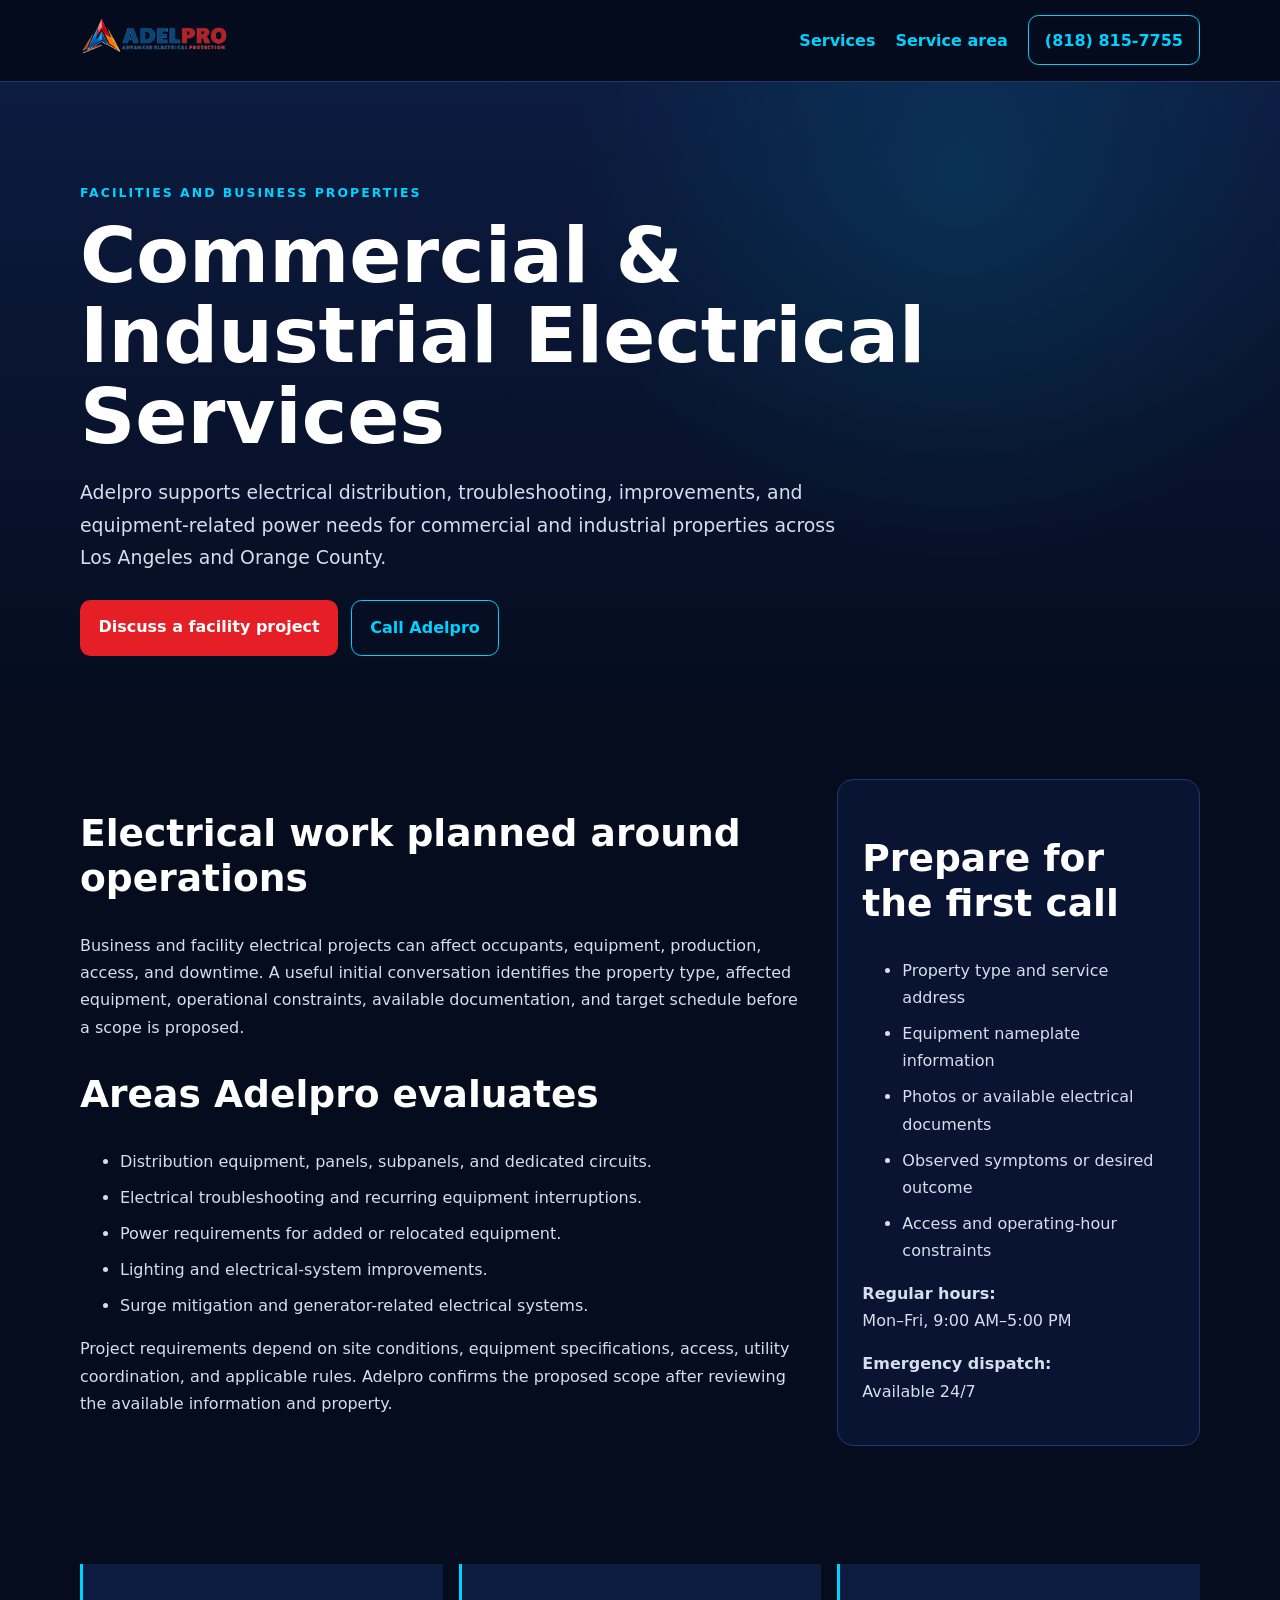
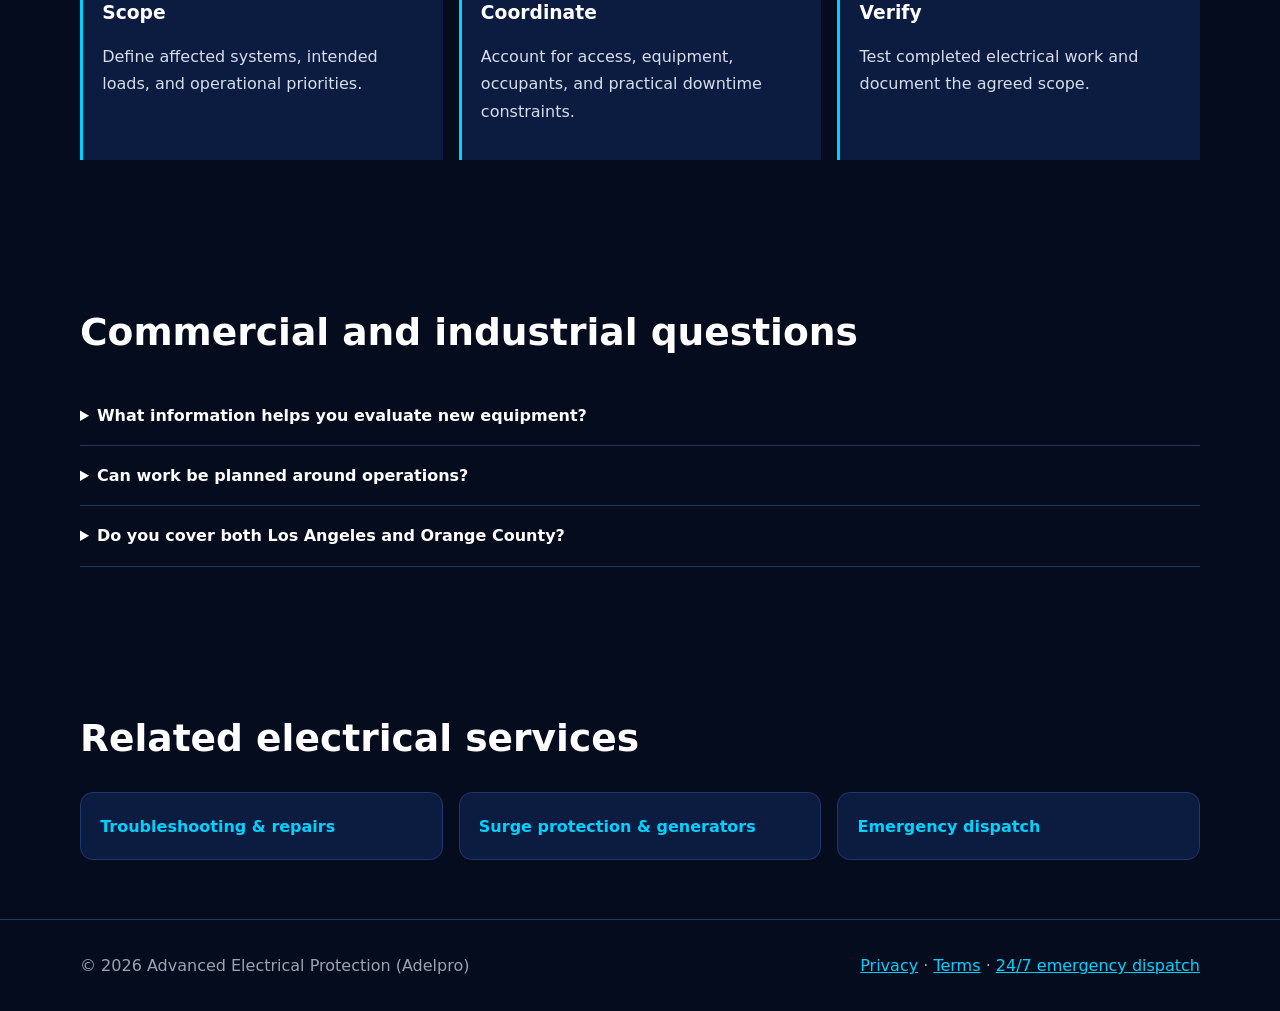
<file: commercial-industrial-electrician.html>
<!doctype html><html lang="en"><head><meta charset="utf-8"><meta name="viewport" content="width=device-width,initial-scale=1"><title>Commercial &amp; Industrial Electrician in LA &amp; Orange County | Adelpro</title><meta name="description" content="Commercial and industrial electrical systems, distribution, troubleshooting, and improvements across Los Angeles and Orange County."><meta name="robots" content="index,follow,max-image-preview:large"><link rel="canonical" href="https://adelpro.com/commercial-industrial-electrician.html"><meta property="og:type" content="website"><meta property="og:title" content="Commercial &amp; Industrial Electrical Services | Adelpro"><meta property="og:description" content="Electrical systems and troubleshooting for facilities across Los Angeles and Orange County."><meta property="og:url" content="https://adelpro.com/commercial-industrial-electrician.html"><meta property="og:image" content="https://adelpro.com/assets/adelpro-logo.png"><link rel="stylesheet" href="assets/service-page.css"><link rel="icon" href="assets/adelpro-logo.png"><script type="application/ld+json">{"@context":"https://schema.org","@graph":[{"@type":"Service","name":"Commercial and Industrial Electrical Services","serviceType":"Commercial and industrial electrical systems, distribution, diagnostics, and improvements","provider":{"@id":"https://adelpro.com/#business"},"areaServed":["Los Angeles County, California","Orange County, California"],"url":"https://adelpro.com/commercial-industrial-electrician.html"},{"@type":"BreadcrumbList","itemListElement":[{"@type":"ListItem","position":1,"name":"Home","item":"https://adelpro.com/"},{"@type":"ListItem","position":2,"name":"Commercial and Industrial Electrical Services","item":"https://adelpro.com/commercial-industrial-electrician.html"}]}]}</script></head><body><header class="site-header"><nav class="wrap nav" aria-label="Main navigation"><a href="/"><img class="logo" src="assets/adelpro-logo.png" alt="Adelpro — Advanced Electrical Protection"></a><div class="nav-links"><a href="/#services">Services</a><a href="/#coverage">Service area</a><a class="call" href="tel:+18188157755">(818) 815-7755</a></div></nav></header><main><section class="hero"><div class="wrap"><p class="eyebrow">Facilities and business properties</p><h1>Commercial &amp; Industrial Electrical Services</h1><p class="lede">Adelpro supports electrical distribution, troubleshooting, improvements, and equipment-related power needs for commercial and industrial properties across Los Angeles and Orange County.</p><div class="actions"><a class="button" href="/#contact">Discuss a facility project</a><a class="button secondary" href="tel:+18188157755">Call Adelpro</a></div></div></section><section><div class="wrap grid"><article><h2>Electrical work planned around operations</h2><p>Business and facility electrical projects can affect occupants, equipment, production, access, and downtime. A useful initial conversation identifies the property type, affected equipment, operational constraints, available documentation, and target schedule before a scope is proposed.</p><h2>Areas Adelpro evaluates</h2><ul><li>Distribution equipment, panels, subpanels, and dedicated circuits.</li><li>Electrical troubleshooting and recurring equipment interruptions.</li><li>Power requirements for added or relocated equipment.</li><li>Lighting and electrical-system improvements.</li><li>Surge mitigation and generator-related electrical systems.</li></ul><p>Project requirements depend on site conditions, equipment specifications, access, utility coordination, and applicable rules. Adelpro confirms the proposed scope after reviewing the available information and property.</p></article><aside class="card"><h2>Prepare for the first call</h2><ul><li>Property type and service address</li><li>Equipment nameplate information</li><li>Photos or available electrical documents</li><li>Observed symptoms or desired outcome</li><li>Access and operating-hour constraints</li></ul><p><strong>Regular hours:</strong><br>Mon–Fri, 9:00 AM–5:00 PM</p><p><strong>Emergency dispatch:</strong><br>Available 24/7</p></aside></div></section><section><div class="wrap facts"><div class="fact"><h3>Scope</h3><p>Define affected systems, intended loads, and operational priorities.</p></div><div class="fact"><h3>Coordinate</h3><p>Account for access, equipment, occupants, and practical downtime constraints.</p></div><div class="fact"><h3>Verify</h3><p>Test completed electrical work and document the agreed scope.</p></div></div></section><section class="faq"><div class="wrap"><h2>Commercial and industrial questions</h2><details><summary>What information helps you evaluate new equipment?</summary><p>Provide the equipment specifications or nameplate data, desired location, operating requirements, available documentation, and photos when they can be taken safely.</p></details><details><summary>Can work be planned around operations?</summary><p>Operational constraints should be discussed during scoping. Available scheduling depends on the work, property, access, and crew availability.</p></details><details><summary>Do you cover both Los Angeles and Orange County?</summary><p>Yes. Adelpro's stated service area includes both counties. Call to confirm availability for the specific property and project.</p></details></div></section><section><div class="wrap"><h2>Related electrical services</h2><div class="related"><a href="electrical-troubleshooting-repairs.html">Troubleshooting &amp; repairs</a><a href="surge-protection-generator-systems.html">Surge protection &amp; generators</a><a href="emergency-electrician.html">Emergency dispatch</a></div></div></section></main><footer><div class="wrap footer-row"><span>© 2026 Advanced Electrical Protection (Adelpro)</span><span><a href="privacy.html">Privacy</a> · <a href="terms.html">Terms</a> · <a href="emergency-electrician.html">24/7 emergency dispatch</a></span></div></footer></body></html>
</file>
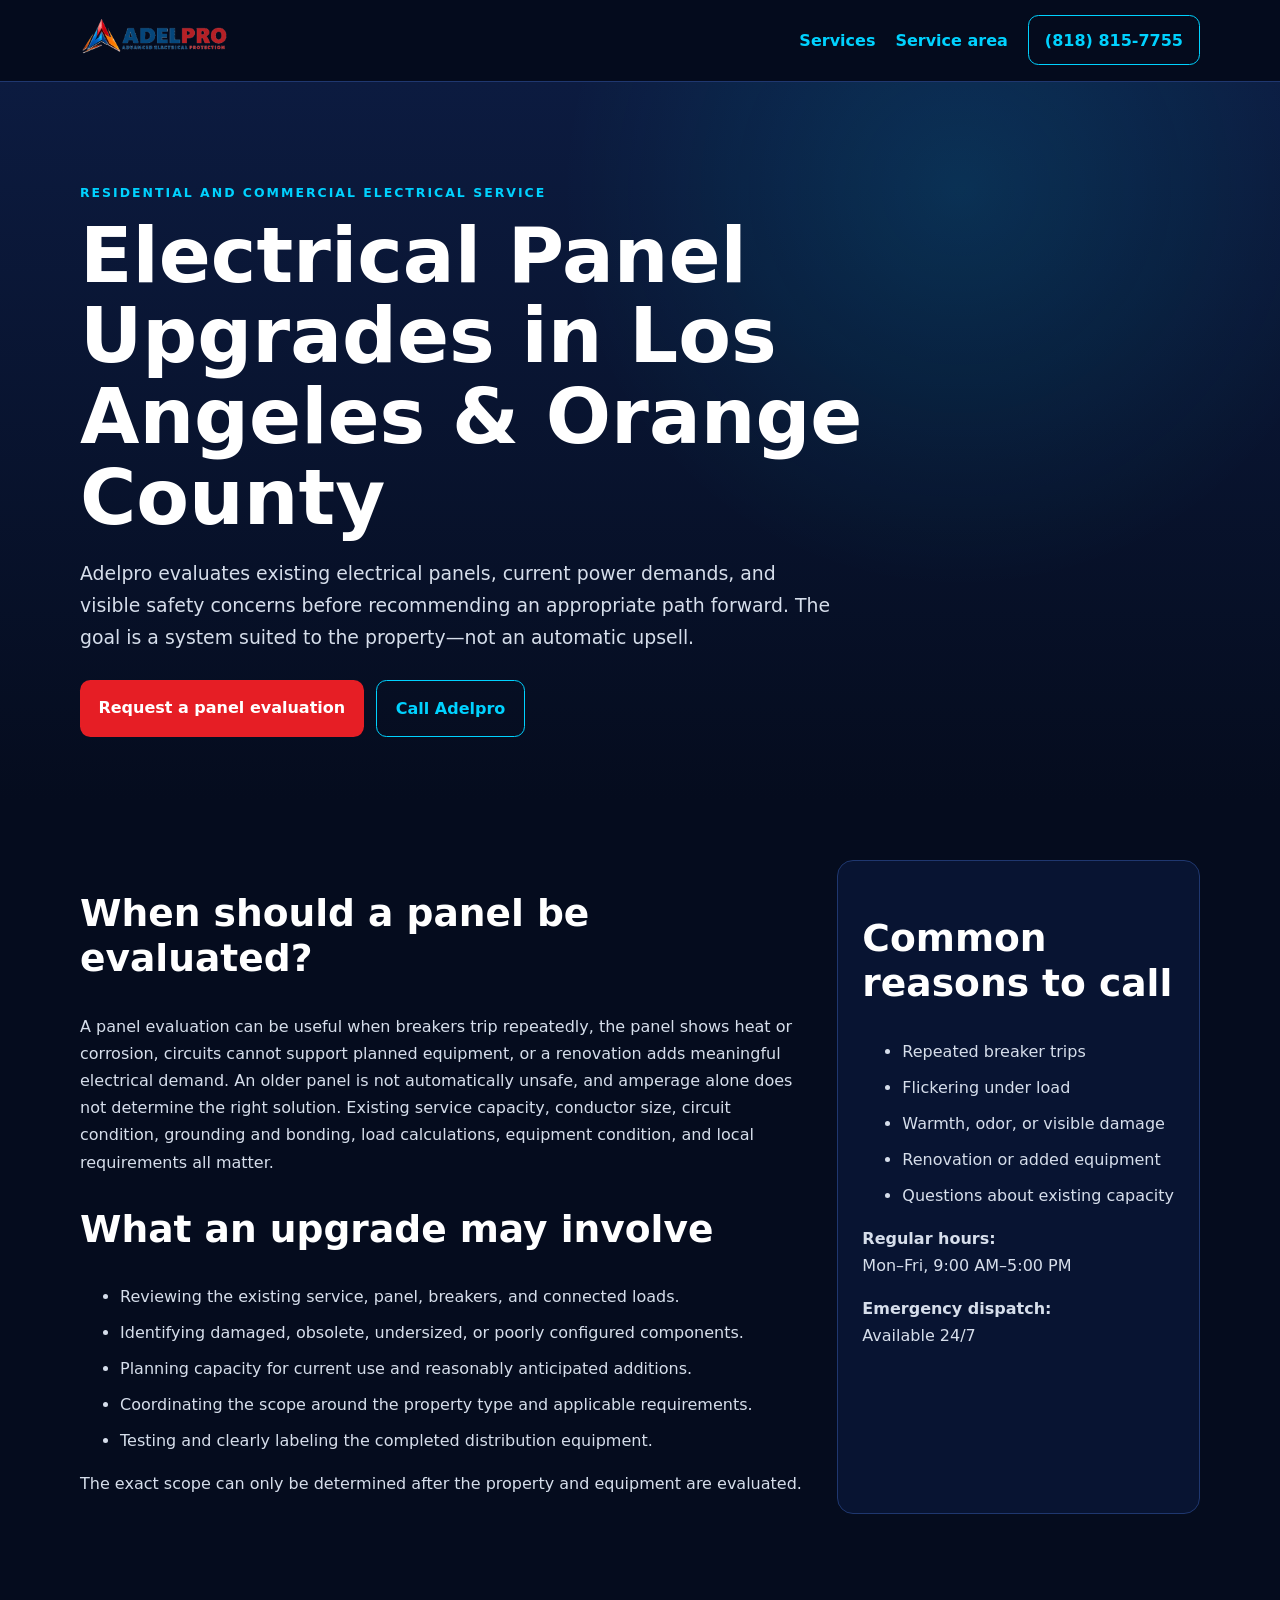
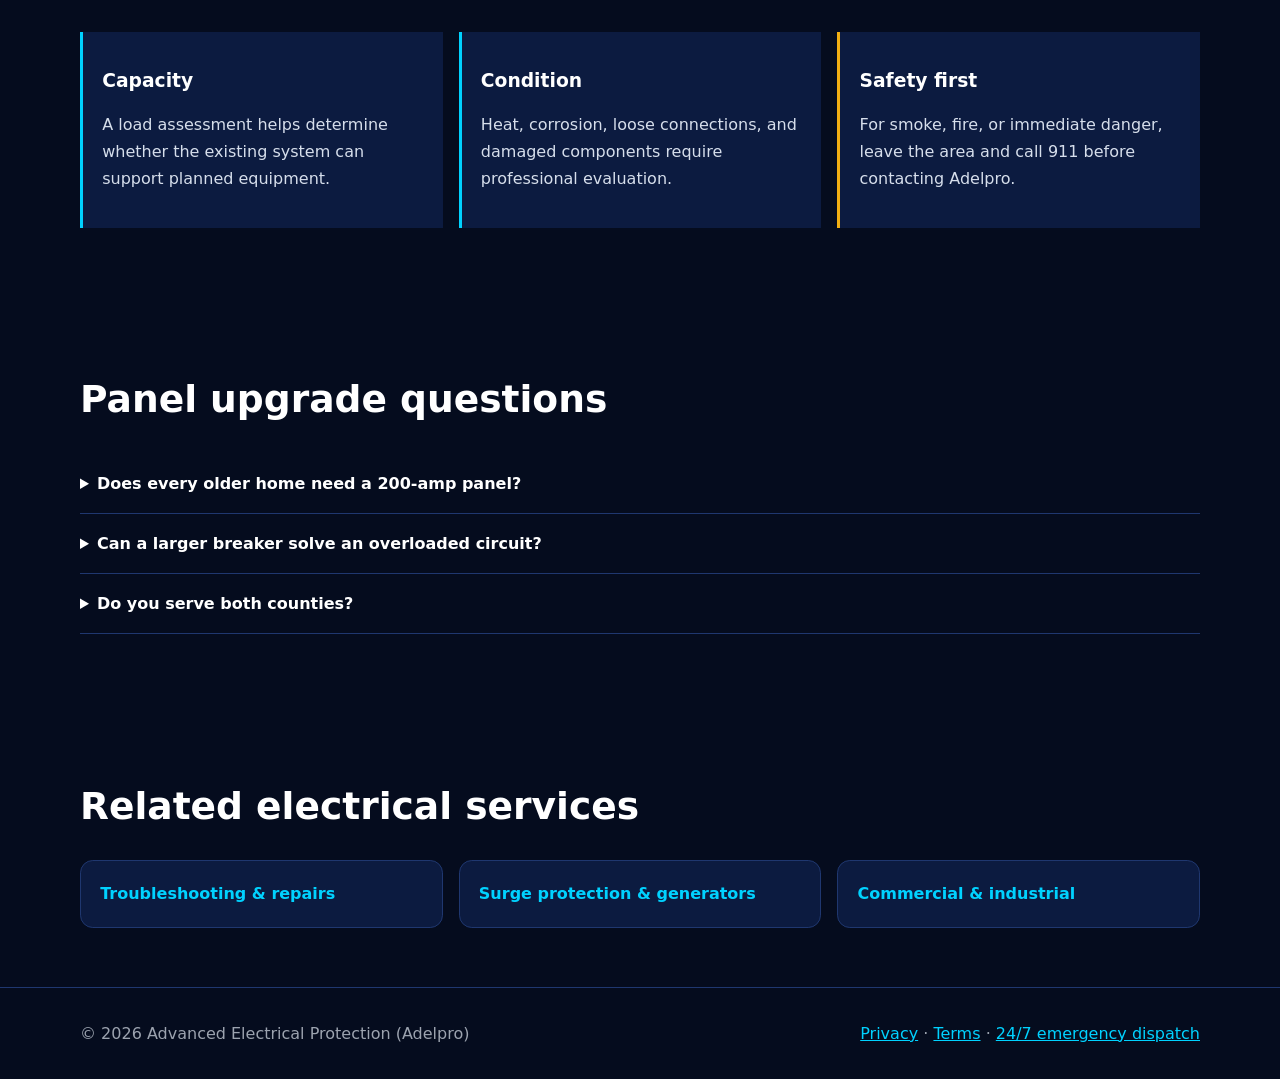
<file: electrical-panel-upgrades.html>
<!doctype html><html lang="en"><head><meta charset="utf-8"><meta name="viewport" content="width=device-width,initial-scale=1"><title>Electrical Panel Upgrades in Los Angeles &amp; Orange County | Adelpro</title><meta name="description" content="Electrical panel upgrade evaluations and installations for homes and businesses across Los Angeles and Orange County. Request service from Adelpro."><meta name="robots" content="index,follow,max-image-preview:large"><link rel="canonical" href="https://adelpro.com/electrical-panel-upgrades.html"><meta property="og:type" content="website"><meta property="og:title" content="Electrical Panel Upgrades | Adelpro"><meta property="og:description" content="Panel upgrade service across Los Angeles and Orange County."><meta property="og:url" content="https://adelpro.com/electrical-panel-upgrades.html"><meta property="og:image" content="https://adelpro.com/assets/adelpro-logo.png"><link rel="stylesheet" href="assets/service-page.css"><link rel="icon" href="assets/adelpro-logo.png"><script type="application/ld+json">{"@context":"https://schema.org","@graph":[{"@type":"Service","@id":"https://adelpro.com/electrical-panel-upgrades.html#service","name":"Electrical Panel Upgrades","serviceType":"Electrical panel evaluation and upgrade","provider":{"@id":"https://adelpro.com/#business"},"areaServed":[{"@type":"AdministrativeArea","name":"Los Angeles County, California"},{"@type":"AdministrativeArea","name":"Orange County, California"}],"url":"https://adelpro.com/electrical-panel-upgrades.html"},{"@type":"BreadcrumbList","itemListElement":[{"@type":"ListItem","position":1,"name":"Home","item":"https://adelpro.com/"},{"@type":"ListItem","position":2,"name":"Electrical Panel Upgrades","item":"https://adelpro.com/electrical-panel-upgrades.html"}]}]}</script></head><body><header class="site-header"><nav class="wrap nav" aria-label="Main navigation"><a href="/"><img class="logo" src="assets/adelpro-logo.png" alt="Adelpro — Advanced Electrical Protection"></a><div class="nav-links"><a href="/#services">Services</a><a href="/#coverage">Service area</a><a class="call" href="tel:+18188157755">(818) 815-7755</a></div></nav></header><main><section class="hero"><div class="wrap"><p class="eyebrow">Residential and commercial electrical service</p><h1>Electrical Panel Upgrades in Los Angeles &amp; Orange County</h1><p class="lede">Adelpro evaluates existing electrical panels, current power demands, and visible safety concerns before recommending an appropriate path forward. The goal is a system suited to the property—not an automatic upsell.</p><div class="actions"><a class="button" href="/#contact">Request a panel evaluation</a><a class="button secondary" href="tel:+18188157755">Call Adelpro</a></div></div></section><section><div class="wrap grid"><article><h2>When should a panel be evaluated?</h2><p>A panel evaluation can be useful when breakers trip repeatedly, the panel shows heat or corrosion, circuits cannot support planned equipment, or a renovation adds meaningful electrical demand. An older panel is not automatically unsafe, and amperage alone does not determine the right solution. Existing service capacity, conductor size, circuit condition, grounding and bonding, load calculations, equipment condition, and local requirements all matter.</p><h2>What an upgrade may involve</h2><ul><li>Reviewing the existing service, panel, breakers, and connected loads.</li><li>Identifying damaged, obsolete, undersized, or poorly configured components.</li><li>Planning capacity for current use and reasonably anticipated additions.</li><li>Coordinating the scope around the property type and applicable requirements.</li><li>Testing and clearly labeling the completed distribution equipment.</li></ul><p>The exact scope can only be determined after the property and equipment are evaluated.</p></article><aside class="card"><h2>Common reasons to call</h2><ul><li>Repeated breaker trips</li><li>Flickering under load</li><li>Warmth, odor, or visible damage</li><li>Renovation or added equipment</li><li>Questions about existing capacity</li></ul><p><strong>Regular hours:</strong><br>Mon–Fri, 9:00 AM–5:00 PM</p><p><strong>Emergency dispatch:</strong><br>Available 24/7</p></aside></div></section><section><div class="wrap facts"><div class="fact"><h3>Capacity</h3><p>A load assessment helps determine whether the existing system can support planned equipment.</p></div><div class="fact"><h3>Condition</h3><p>Heat, corrosion, loose connections, and damaged components require professional evaluation.</p></div><div class="fact safety"><h3>Safety first</h3><p>For smoke, fire, or immediate danger, leave the area and call 911 before contacting Adelpro.</p></div></div></section><section class="faq"><div class="wrap"><h2>Panel upgrade questions</h2><details><summary>Does every older home need a 200-amp panel?</summary><p>No. The appropriate capacity depends on the property, existing service, calculated demand, equipment, and planned loads.</p></details><details><summary>Can a larger breaker solve an overloaded circuit?</summary><p>A breaker must protect the connected wiring and equipment. Replacing it with a larger breaker without a proper evaluation can create a serious hazard.</p></details><details><summary>Do you serve both counties?</summary><p>Adelpro serves properties across Los Angeles County and Orange County. Call to confirm availability for the specific address.</p></details></div></section><section><div class="wrap"><h2>Related electrical services</h2><div class="related"><a href="electrical-troubleshooting-repairs.html">Troubleshooting &amp; repairs</a><a href="surge-protection-generator-systems.html">Surge protection &amp; generators</a><a href="commercial-industrial-electrician.html">Commercial &amp; industrial</a></div></div></section></main><footer><div class="wrap footer-row"><span>© 2026 Advanced Electrical Protection (Adelpro)</span><span><a href="privacy.html">Privacy</a> · <a href="terms.html">Terms</a> · <a href="emergency-electrician.html">24/7 emergency dispatch</a></span></div></footer></body></html>
</file>
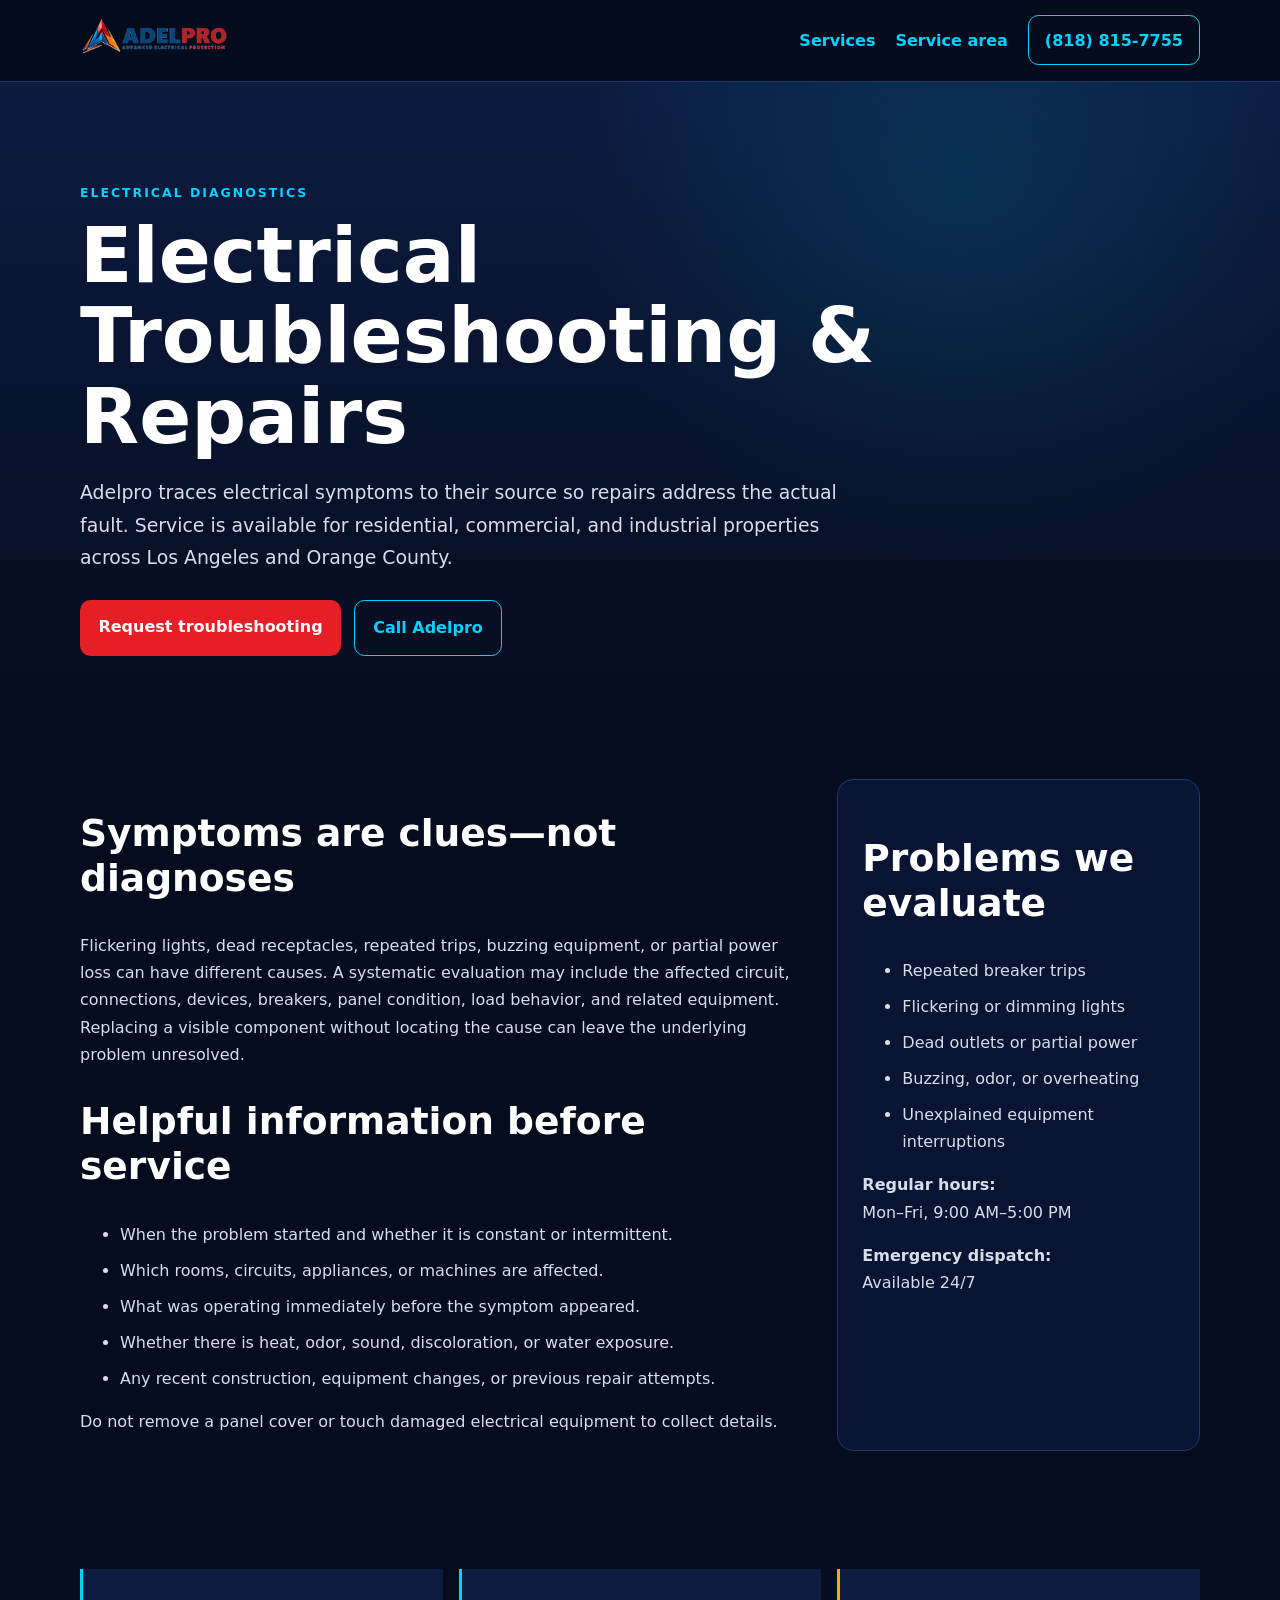
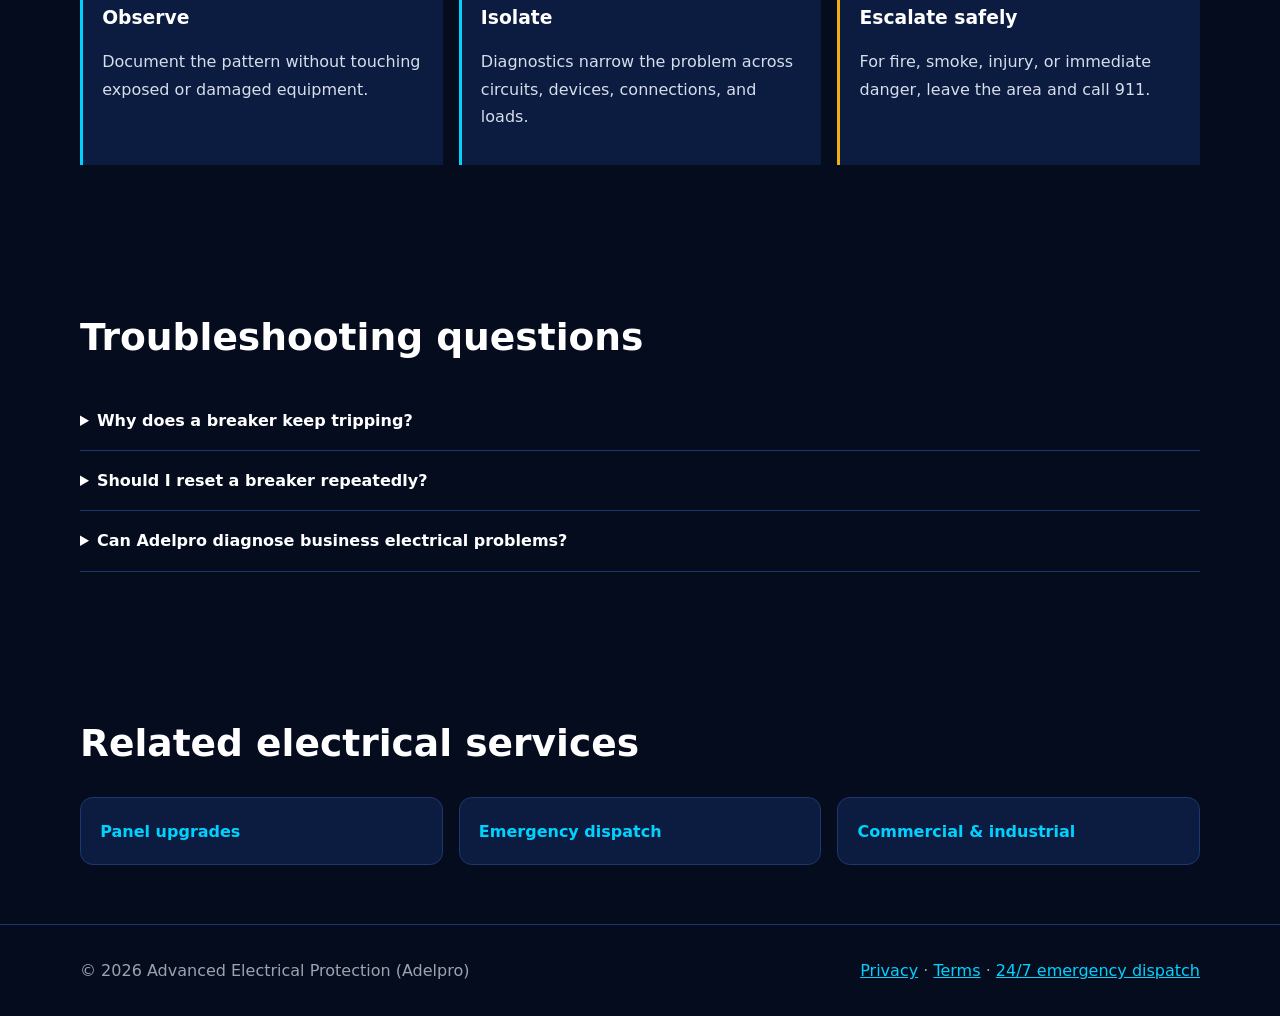
<file: electrical-troubleshooting-repairs.html>
<!doctype html><html lang="en"><head><meta charset="utf-8"><meta name="viewport" content="width=device-width,initial-scale=1"><title>Electrical Troubleshooting &amp; Repairs in LA &amp; Orange County | Adelpro</title><meta name="description" content="Electrical troubleshooting for tripping breakers, flickering lights, dead outlets, and unexplained power problems in Los Angeles and Orange County."><meta name="robots" content="index,follow,max-image-preview:large"><link rel="canonical" href="https://adelpro.com/electrical-troubleshooting-repairs.html"><meta property="og:type" content="website"><meta property="og:title" content="Electrical Troubleshooting &amp; Repairs | Adelpro"><meta property="og:description" content="Systematic electrical diagnostics across Los Angeles and Orange County."><meta property="og:url" content="https://adelpro.com/electrical-troubleshooting-repairs.html"><meta property="og:image" content="https://adelpro.com/assets/adelpro-logo.png"><link rel="stylesheet" href="assets/service-page.css"><link rel="icon" href="assets/adelpro-logo.png"><script type="application/ld+json">{"@context":"https://schema.org","@graph":[{"@type":"Service","name":"Electrical Troubleshooting and Repairs","serviceType":"Electrical diagnostics and repair","provider":{"@id":"https://adelpro.com/#business"},"areaServed":["Los Angeles County, California","Orange County, California"],"url":"https://adelpro.com/electrical-troubleshooting-repairs.html"},{"@type":"BreadcrumbList","itemListElement":[{"@type":"ListItem","position":1,"name":"Home","item":"https://adelpro.com/"},{"@type":"ListItem","position":2,"name":"Electrical Troubleshooting and Repairs","item":"https://adelpro.com/electrical-troubleshooting-repairs.html"}]}]}</script></head><body><header class="site-header"><nav class="wrap nav" aria-label="Main navigation"><a href="/"><img class="logo" src="assets/adelpro-logo.png" alt="Adelpro — Advanced Electrical Protection"></a><div class="nav-links"><a href="/#services">Services</a><a href="/#coverage">Service area</a><a class="call" href="tel:+18188157755">(818) 815-7755</a></div></nav></header><main><section class="hero"><div class="wrap"><p class="eyebrow">Electrical diagnostics</p><h1>Electrical Troubleshooting &amp; Repairs</h1><p class="lede">Adelpro traces electrical symptoms to their source so repairs address the actual fault. Service is available for residential, commercial, and industrial properties across Los Angeles and Orange County.</p><div class="actions"><a class="button" href="/#contact">Request troubleshooting</a><a class="button secondary" href="tel:+18188157755">Call Adelpro</a></div></div></section><section><div class="wrap grid"><article><h2>Symptoms are clues—not diagnoses</h2><p>Flickering lights, dead receptacles, repeated trips, buzzing equipment, or partial power loss can have different causes. A systematic evaluation may include the affected circuit, connections, devices, breakers, panel condition, load behavior, and related equipment. Replacing a visible component without locating the cause can leave the underlying problem unresolved.</p><h2>Helpful information before service</h2><ul><li>When the problem started and whether it is constant or intermittent.</li><li>Which rooms, circuits, appliances, or machines are affected.</li><li>What was operating immediately before the symptom appeared.</li><li>Whether there is heat, odor, sound, discoloration, or water exposure.</li><li>Any recent construction, equipment changes, or previous repair attempts.</li></ul><p>Do not remove a panel cover or touch damaged electrical equipment to collect details.</p></article><aside class="card"><h2>Problems we evaluate</h2><ul><li>Repeated breaker trips</li><li>Flickering or dimming lights</li><li>Dead outlets or partial power</li><li>Buzzing, odor, or overheating</li><li>Unexplained equipment interruptions</li></ul><p><strong>Regular hours:</strong><br>Mon–Fri, 9:00 AM–5:00 PM</p><p><strong>Emergency dispatch:</strong><br>Available 24/7</p></aside></div></section><section><div class="wrap facts"><div class="fact"><h3>Observe</h3><p>Document the pattern without touching exposed or damaged equipment.</p></div><div class="fact"><h3>Isolate</h3><p>Diagnostics narrow the problem across circuits, devices, connections, and loads.</p></div><div class="fact safety"><h3>Escalate safely</h3><p>For fire, smoke, injury, or immediate danger, leave the area and call 911.</p></div></div></section><section class="faq"><div class="wrap"><h2>Troubleshooting questions</h2><details><summary>Why does a breaker keep tripping?</summary><p>Possible causes include excessive demand, a short circuit, a ground fault, damaged wiring, faulty equipment, or a breaker issue. Testing is needed to identify the cause.</p></details><details><summary>Should I reset a breaker repeatedly?</summary><p>No. Repeated tripping is a protective response. Stop using the affected circuit and arrange an evaluation, especially if there is heat, odor, buzzing, or visible damage.</p></details><details><summary>Can Adelpro diagnose business electrical problems?</summary><p>Adelpro provides troubleshooting for residential, commercial, and industrial electrical systems within its service area.</p></details></div></section><section><div class="wrap"><h2>Related electrical services</h2><div class="related"><a href="electrical-panel-upgrades.html">Panel upgrades</a><a href="emergency-electrician.html">Emergency dispatch</a><a href="commercial-industrial-electrician.html">Commercial &amp; industrial</a></div></div></section></main><footer><div class="wrap footer-row"><span>© 2026 Advanced Electrical Protection (Adelpro)</span><span><a href="privacy.html">Privacy</a> · <a href="terms.html">Terms</a> · <a href="emergency-electrician.html">24/7 emergency dispatch</a></span></div></footer></body></html>
</file>
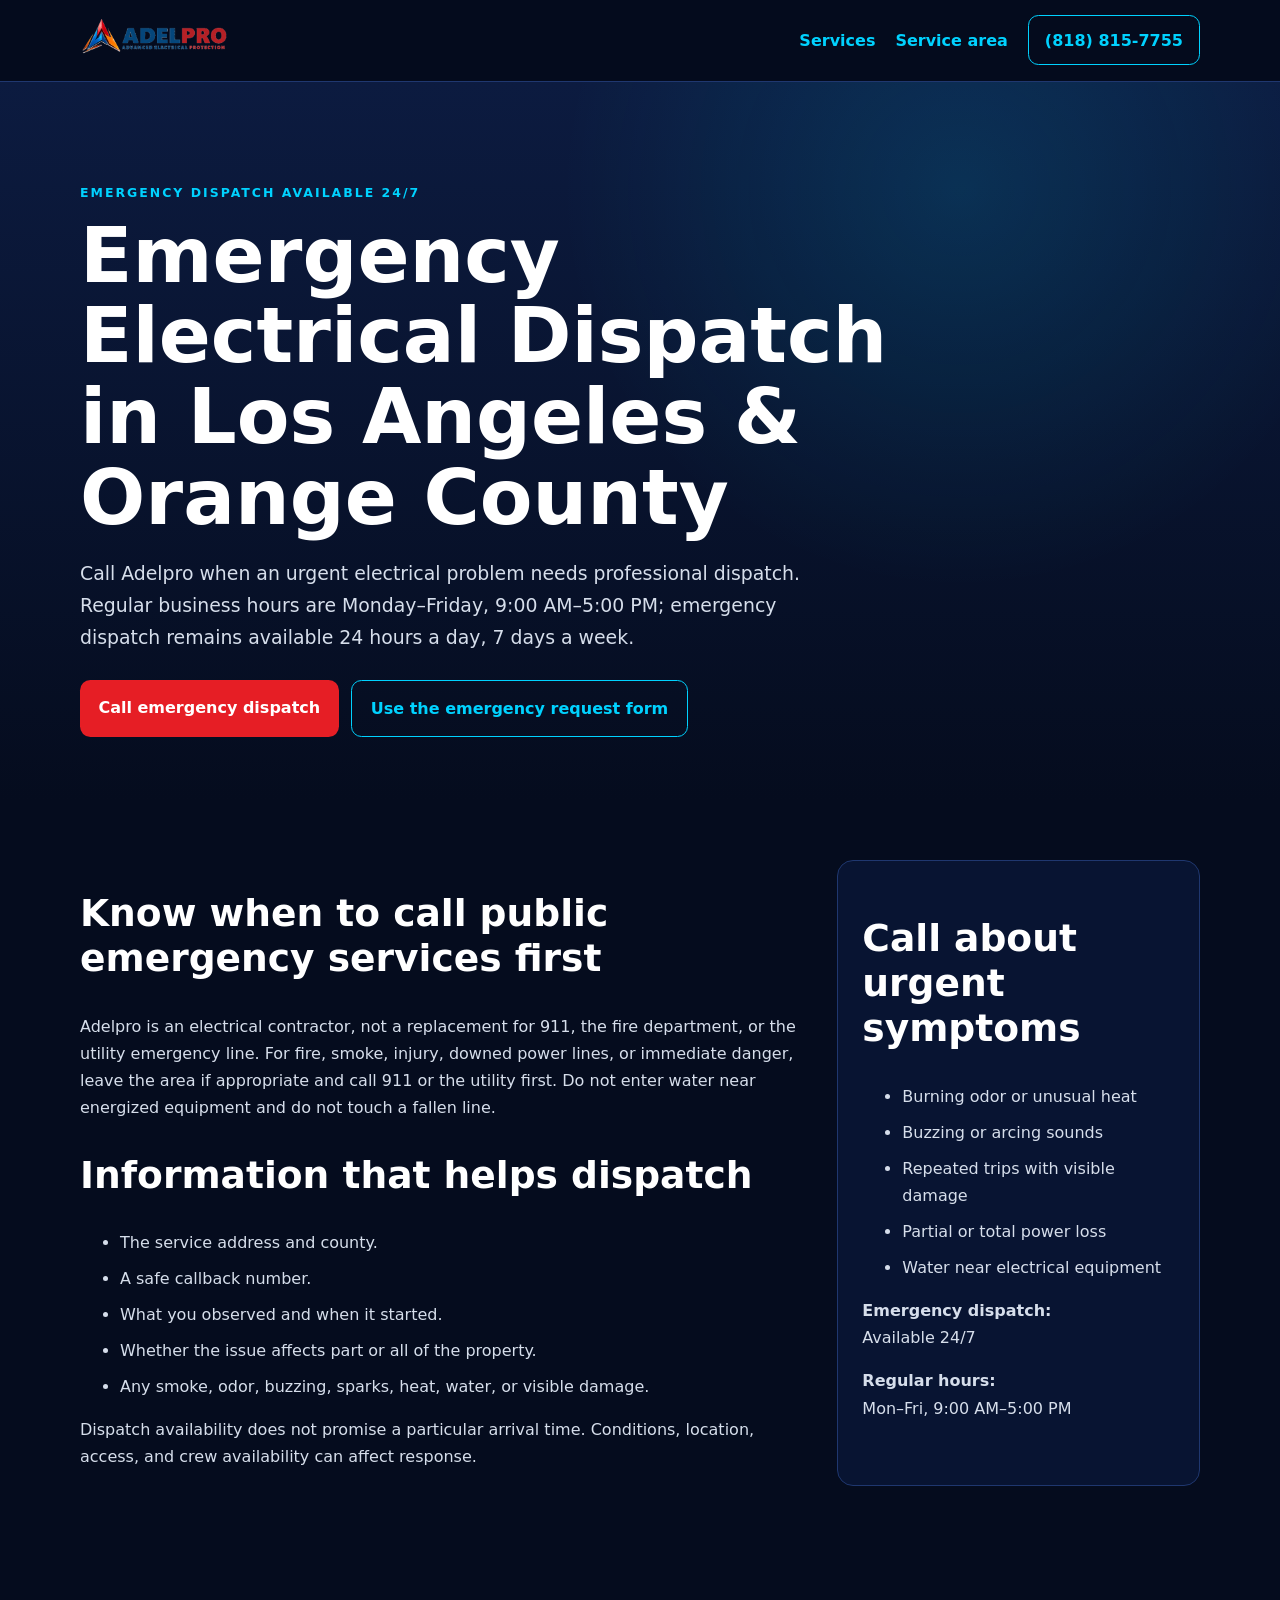
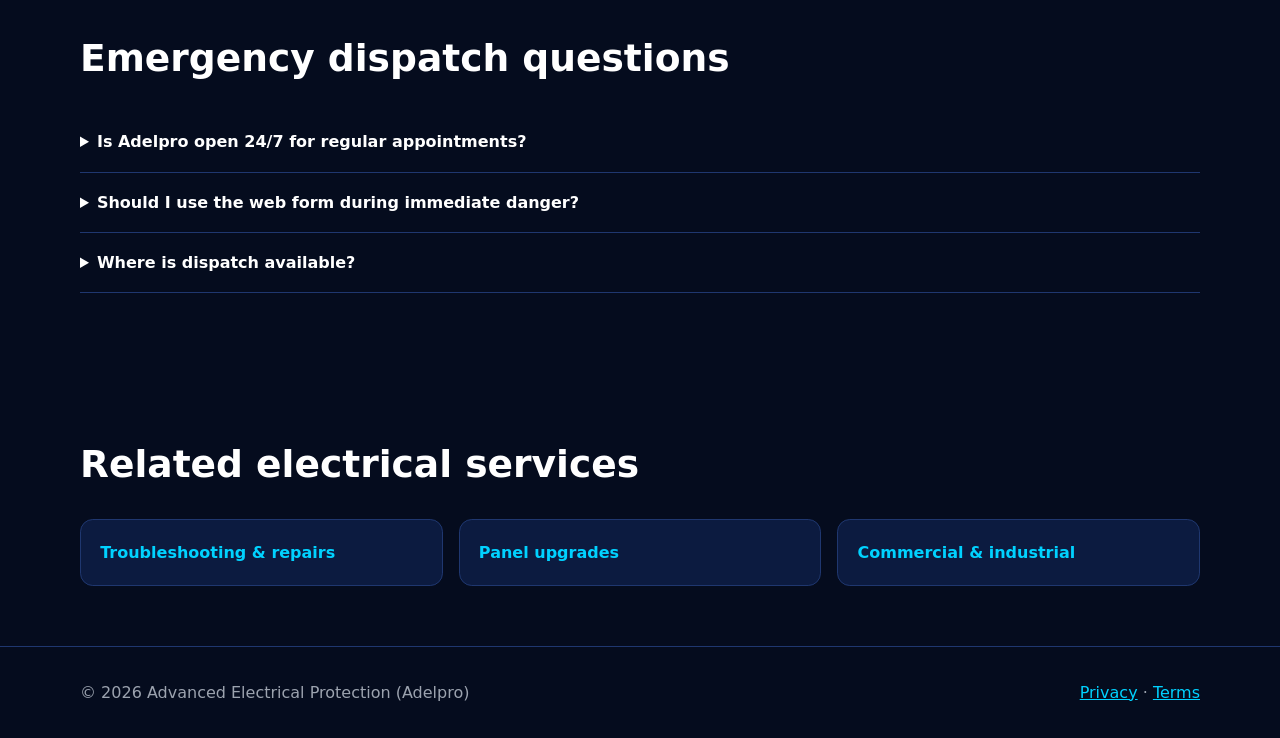
<file: emergency-electrician.html>
<!doctype html><html lang="en"><head><meta charset="utf-8"><meta name="viewport" content="width=device-width,initial-scale=1"><title>24/7 Emergency Electrical Dispatch in LA &amp; Orange County | Adelpro</title><meta name="description" content="Adelpro emergency electrical dispatch is available 24/7 across Los Angeles and Orange County. For immediate danger, call 911 first."><meta name="robots" content="index,follow,max-image-preview:large"><link rel="canonical" href="https://adelpro.com/emergency-electrician.html"><meta property="og:type" content="website"><meta property="og:title" content="24/7 Emergency Electrical Dispatch | Adelpro"><meta property="og:description" content="Emergency electrical dispatch across Los Angeles and Orange County."><meta property="og:url" content="https://adelpro.com/emergency-electrician.html"><meta property="og:image" content="https://adelpro.com/assets/adelpro-logo.png"><link rel="stylesheet" href="assets/service-page.css"><link rel="icon" href="assets/adelpro-logo.png"><script type="application/ld+json">{"@context":"https://schema.org","@graph":[{"@type":"Service","name":"Emergency Electrical Dispatch","serviceType":"Emergency electrical request intake and dispatch","provider":{"@id":"https://adelpro.com/#business"},"areaServed":["Los Angeles County, California","Orange County, California"],"hoursAvailable":{"@type":"OpeningHoursSpecification","dayOfWeek":["Monday","Tuesday","Wednesday","Thursday","Friday","Saturday","Sunday"],"opens":"00:00","closes":"23:59"},"url":"https://adelpro.com/emergency-electrician.html"},{"@type":"BreadcrumbList","itemListElement":[{"@type":"ListItem","position":1,"name":"Home","item":"https://adelpro.com/"},{"@type":"ListItem","position":2,"name":"Emergency Electrical Dispatch","item":"https://adelpro.com/emergency-electrician.html"}]}]}</script></head><body><header class="site-header"><nav class="wrap nav" aria-label="Main navigation"><a href="/"><img class="logo" src="assets/adelpro-logo.png" alt="Adelpro — Advanced Electrical Protection"></a><div class="nav-links"><a href="/#services">Services</a><a href="/#coverage">Service area</a><a class="call" href="tel:+18188157755">(818) 815-7755</a></div></nav></header><main><section class="hero"><div class="wrap"><p class="eyebrow">Emergency dispatch available 24/7</p><h1>Emergency Electrical Dispatch in Los Angeles &amp; Orange County</h1><p class="lede">Call Adelpro when an urgent electrical problem needs professional dispatch. Regular business hours are Monday–Friday, 9:00 AM–5:00 PM; emergency dispatch remains available 24 hours a day, 7 days a week.</p><div class="actions"><a class="button" href="tel:+18188157755">Call emergency dispatch</a><a class="button secondary" href="/#emergency">Use the emergency request form</a></div></div></section><section><div class="wrap grid"><article><h2>Know when to call public emergency services first</h2><p>Adelpro is an electrical contractor, not a replacement for 911, the fire department, or the utility emergency line. For fire, smoke, injury, downed power lines, or immediate danger, leave the area if appropriate and call 911 or the utility first. Do not enter water near energized equipment and do not touch a fallen line.</p><h2>Information that helps dispatch</h2><ul><li>The service address and county.</li><li>A safe callback number.</li><li>What you observed and when it started.</li><li>Whether the issue affects part or all of the property.</li><li>Any smoke, odor, buzzing, sparks, heat, water, or visible damage.</li></ul><p>Dispatch availability does not promise a particular arrival time. Conditions, location, access, and crew availability can affect response.</p></article><aside class="card"><h2>Call about urgent symptoms</h2><ul><li>Burning odor or unusual heat</li><li>Buzzing or arcing sounds</li><li>Repeated trips with visible damage</li><li>Partial or total power loss</li><li>Water near electrical equipment</li></ul><p><strong>Emergency dispatch:</strong><br>Available 24/7</p><p><strong>Regular hours:</strong><br>Mon–Fri, 9:00 AM–5:00 PM</p></aside></div></section><section class="faq"><div class="wrap"><h2>Emergency dispatch questions</h2><details><summary>Is Adelpro open 24/7 for regular appointments?</summary><p>No. Regular business hours are Monday through Friday, 9:00 AM–5:00 PM. Emergency dispatch is the service available 24/7.</p></details><details><summary>Should I use the web form during immediate danger?</summary><p>No. Leave the area when appropriate and call 911 or the relevant utility emergency line. Do not rely on an online form for immediate safety assistance.</p></details><details><summary>Where is dispatch available?</summary><p>Adelpro's stated service area is Los Angeles County and Orange County. Call to confirm availability for the specific address.</p></details></div></section><section><div class="wrap"><h2>Related electrical services</h2><div class="related"><a href="electrical-troubleshooting-repairs.html">Troubleshooting &amp; repairs</a><a href="electrical-panel-upgrades.html">Panel upgrades</a><a href="commercial-industrial-electrician.html">Commercial &amp; industrial</a></div></div></section></main><footer><div class="wrap footer-row"><span>© 2026 Advanced Electrical Protection (Adelpro)</span><span><a href="privacy.html">Privacy</a> · <a href="terms.html">Terms</a></span></div></footer></body></html>
</file>
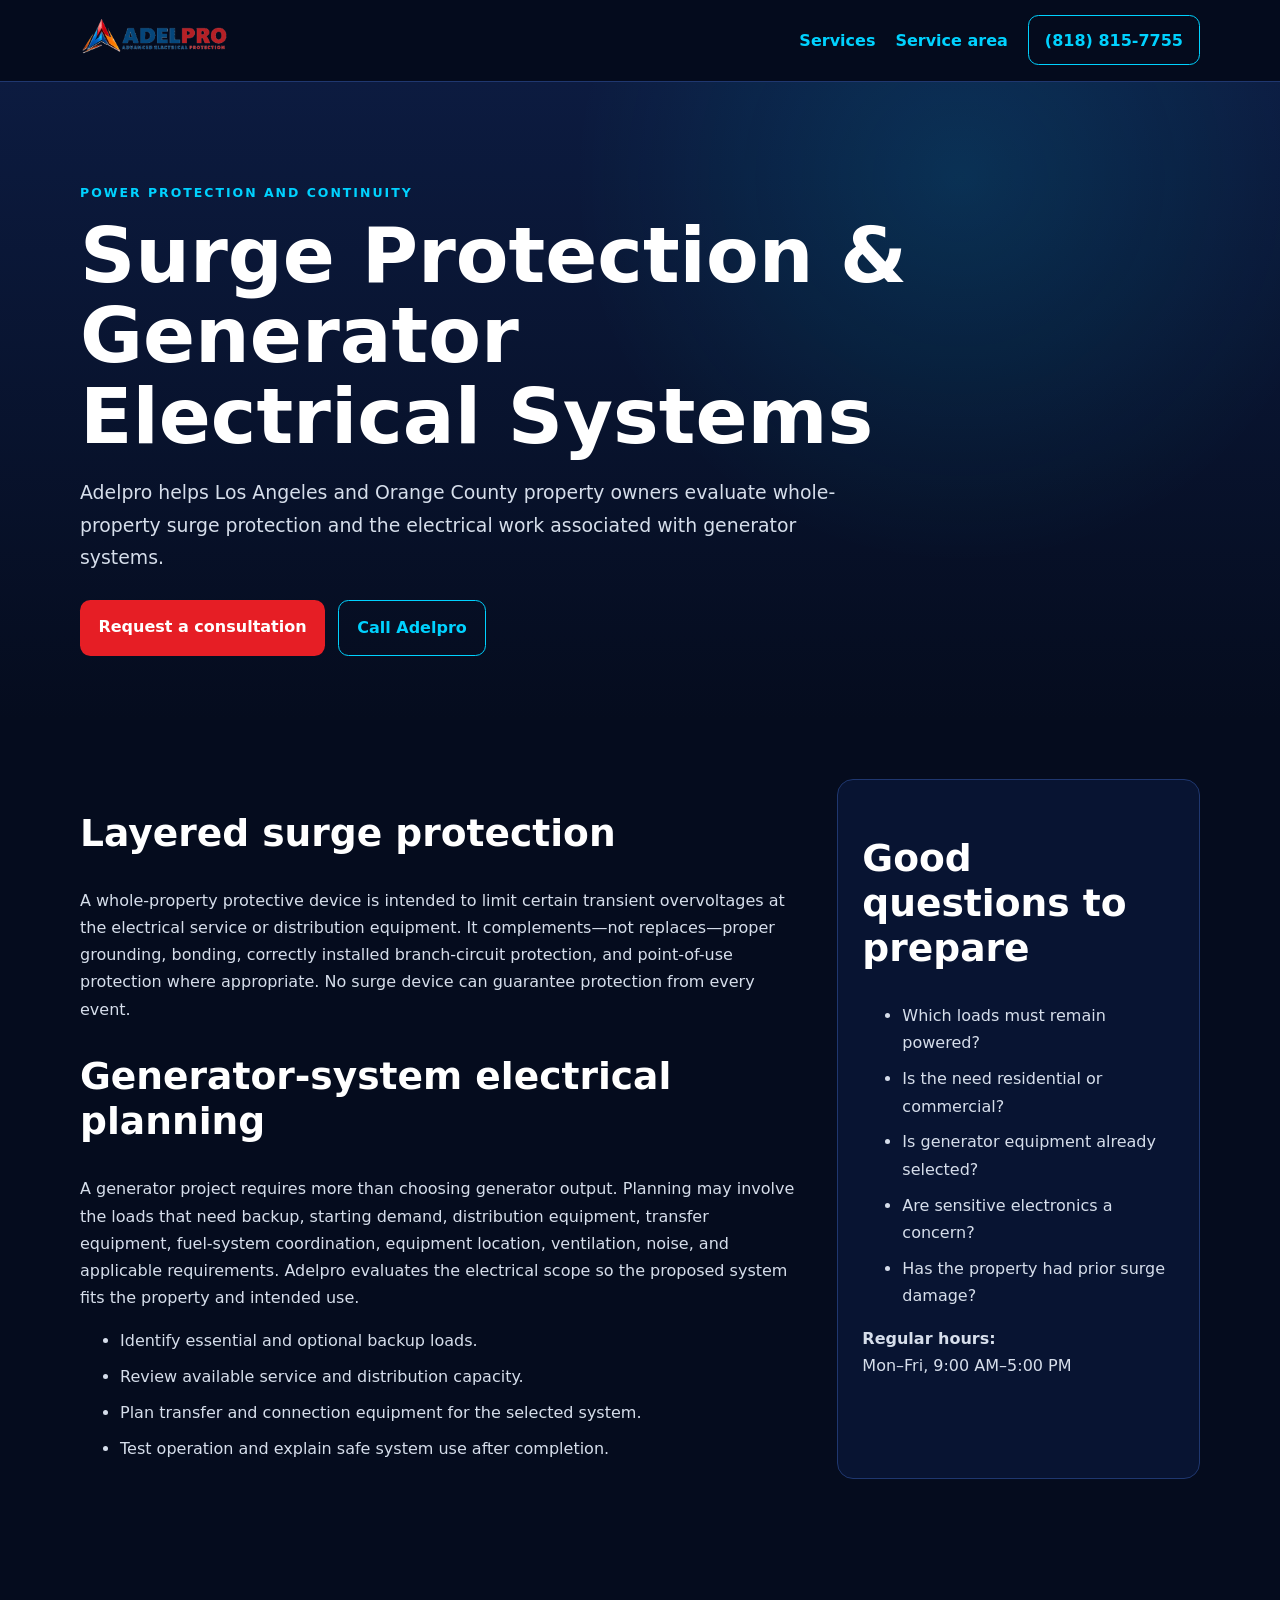
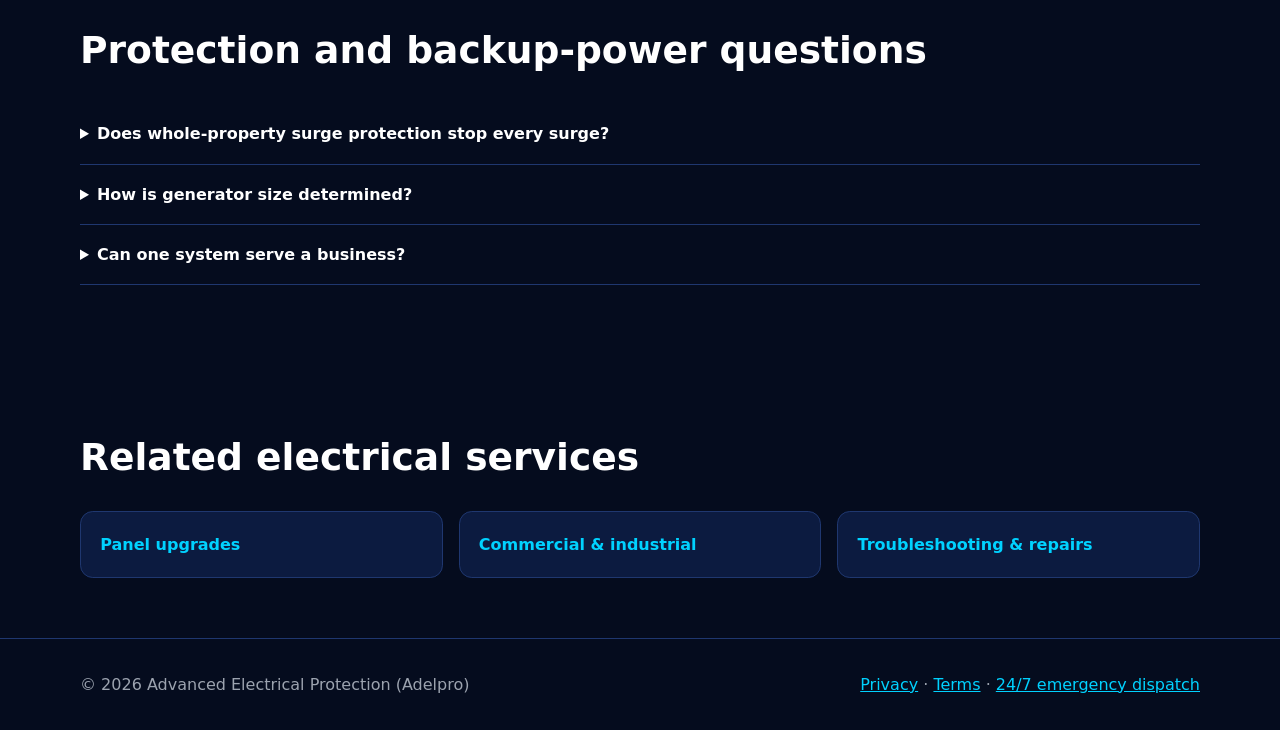
<file: surge-protection-generator-systems.html>
<!doctype html><html lang="en"><head><meta charset="utf-8"><meta name="viewport" content="width=device-width,initial-scale=1"><title>Surge Protection &amp; Generator Systems in LA &amp; Orange County | Adelpro</title><meta name="description" content="Whole-property surge protection and generator electrical system services for Los Angeles and Orange County homes and businesses."><meta name="robots" content="index,follow,max-image-preview:large"><link rel="canonical" href="https://adelpro.com/surge-protection-generator-systems.html"><meta property="og:type" content="website"><meta property="og:title" content="Surge Protection &amp; Generator Systems | Adelpro"><meta property="og:description" content="Protective and backup-power electrical systems across Los Angeles and Orange County."><meta property="og:url" content="https://adelpro.com/surge-protection-generator-systems.html"><meta property="og:image" content="https://adelpro.com/assets/adelpro-logo.png"><link rel="stylesheet" href="assets/service-page.css"><link rel="icon" href="assets/adelpro-logo.png"><script type="application/ld+json">{"@context":"https://schema.org","@graph":[{"@type":"Service","name":"Surge Protection and Generator Systems","serviceType":"Whole-property surge protection and generator electrical systems","provider":{"@id":"https://adelpro.com/#business"},"areaServed":["Los Angeles County, California","Orange County, California"],"url":"https://adelpro.com/surge-protection-generator-systems.html"},{"@type":"BreadcrumbList","itemListElement":[{"@type":"ListItem","position":1,"name":"Home","item":"https://adelpro.com/"},{"@type":"ListItem","position":2,"name":"Surge Protection and Generator Systems","item":"https://adelpro.com/surge-protection-generator-systems.html"}]}]}</script></head><body><header class="site-header"><nav class="wrap nav" aria-label="Main navigation"><a href="/"><img class="logo" src="assets/adelpro-logo.png" alt="Adelpro — Advanced Electrical Protection"></a><div class="nav-links"><a href="/#services">Services</a><a href="/#coverage">Service area</a><a class="call" href="tel:+18188157755">(818) 815-7755</a></div></nav></header><main><section class="hero"><div class="wrap"><p class="eyebrow">Power protection and continuity</p><h1>Surge Protection &amp; Generator Electrical Systems</h1><p class="lede">Adelpro helps Los Angeles and Orange County property owners evaluate whole-property surge protection and the electrical work associated with generator systems.</p><div class="actions"><a class="button" href="/#contact">Request a consultation</a><a class="button secondary" href="tel:+18188157755">Call Adelpro</a></div></div></section><section><div class="wrap grid"><article><h2>Layered surge protection</h2><p>A whole-property protective device is intended to limit certain transient overvoltages at the electrical service or distribution equipment. It complements—not replaces—proper grounding, bonding, correctly installed branch-circuit protection, and point-of-use protection where appropriate. No surge device can guarantee protection from every event.</p><h2>Generator-system electrical planning</h2><p>A generator project requires more than choosing generator output. Planning may involve the loads that need backup, starting demand, distribution equipment, transfer equipment, fuel-system coordination, equipment location, ventilation, noise, and applicable requirements. Adelpro evaluates the electrical scope so the proposed system fits the property and intended use.</p><ul><li>Identify essential and optional backup loads.</li><li>Review available service and distribution capacity.</li><li>Plan transfer and connection equipment for the selected system.</li><li>Test operation and explain safe system use after completion.</li></ul></article><aside class="card"><h2>Good questions to prepare</h2><ul><li>Which loads must remain powered?</li><li>Is the need residential or commercial?</li><li>Is generator equipment already selected?</li><li>Are sensitive electronics a concern?</li><li>Has the property had prior surge damage?</li></ul><p><strong>Regular hours:</strong><br>Mon–Fri, 9:00 AM–5:00 PM</p></aside></div></section><section class="faq"><div class="wrap"><h2>Protection and backup-power questions</h2><details><summary>Does whole-property surge protection stop every surge?</summary><p>No. It can reduce exposure to certain transient overvoltages, but performance depends on the event, installation, electrical system, grounding and bonding, and protective-device ratings.</p></details><details><summary>How is generator size determined?</summary><p>The required capacity depends on the loads to be supported, their starting characteristics, operating priorities, and the proposed equipment. A site-specific evaluation is needed.</p></details><details><summary>Can one system serve a business?</summary><p>Commercial and industrial backup requirements vary widely. Adelpro evaluates the property, equipment, operational priorities, and electrical distribution before defining a scope.</p></details></div></section><section><div class="wrap"><h2>Related electrical services</h2><div class="related"><a href="electrical-panel-upgrades.html">Panel upgrades</a><a href="commercial-industrial-electrician.html">Commercial &amp; industrial</a><a href="electrical-troubleshooting-repairs.html">Troubleshooting &amp; repairs</a></div></div></section></main><footer><div class="wrap footer-row"><span>© 2026 Advanced Electrical Protection (Adelpro)</span><span><a href="privacy.html">Privacy</a> · <a href="terms.html">Terms</a> · <a href="emergency-electrician.html">24/7 emergency dispatch</a></span></div></footer></body></html>
</file>
<file: assets/service-page.css>
:root{color-scheme:dark;--navy:#050c1e;--panel:#0c1b40;--line:#1f376f;--cyan:#00d2ff;--gold:#f2af13;--red:#e61e25;--text:#d6deeb}*{box-sizing:border-box}html{scroll-behavior:smooth}body{margin:0;background:var(--navy);color:var(--text);font:16px/1.7 system-ui,-apple-system,BlinkMacSystemFont,"Segoe UI",sans-serif}a{color:var(--cyan)}img{max-width:100%}.wrap{width:min(1120px,calc(100% - 2rem));margin:auto}.site-header{position:sticky;top:0;z-index:5;background:rgba(5,12,30,.96);border-bottom:1px solid var(--line);backdrop-filter:blur(12px)}.nav{min-height:72px;display:flex;align-items:center;justify-content:space-between;gap:1rem}.logo{width:150px}.nav-links{display:flex;align-items:center;gap:1.25rem}.nav-links a{text-decoration:none;font-weight:700}.call{padding:.65rem 1rem;border:1px solid var(--cyan);border-radius:.65rem}.hero{padding:5.5rem 0 4rem;background:radial-gradient(circle at 75% 15%,rgba(0,210,255,.13),transparent 35%),linear-gradient(180deg,#0c1b40 0%,#050c1e 100%)}.eyebrow{color:var(--cyan);font-size:.78rem;font-weight:800;letter-spacing:.16em;text-transform:uppercase}.hero h1{max-width:850px;margin:.7rem 0 1rem;color:#fff;font-size:clamp(2.3rem,6vw,4.8rem);line-height:1.05}.lede{max-width:760px;font-size:1.18rem}.actions{display:flex;flex-wrap:wrap;gap:.8rem;margin-top:1.7rem}.button{display:inline-block;padding:.85rem 1.15rem;border-radius:.65rem;background:var(--red);color:#fff;text-decoration:none;font-weight:800}.button.secondary{background:transparent;border:1px solid var(--cyan);color:var(--cyan)}main section{padding:3.7rem 0}.grid{display:grid;grid-template-columns:2fr 1fr;gap:2rem}.card{padding:1.5rem;border:1px solid var(--line);border-radius:1rem;background:rgba(12,27,64,.58)}h2,h3{color:#fff;line-height:1.2}h2{font-size:clamp(1.65rem,3vw,2.35rem)}li+li{margin-top:.55rem}.facts{display:grid;grid-template-columns:repeat(3,1fr);gap:1rem}.fact{padding:1.2rem;border-left:3px solid var(--cyan);background:var(--panel)}.faq details{padding:1rem 0;border-bottom:1px solid var(--line)}.faq summary{cursor:pointer;color:#fff;font-weight:800}.related{display:grid;grid-template-columns:repeat(3,1fr);gap:1rem}.related a{padding:1.2rem;border:1px solid var(--line);border-radius:.8rem;text-decoration:none;font-weight:800;background:var(--panel)}footer{padding:2rem 0;border-top:1px solid var(--line);color:#9ca3af}.footer-row{display:flex;justify-content:space-between;gap:1rem;flex-wrap:wrap}.safety{border-left-color:var(--gold)}@media(max-width:760px){.nav-links a:not(.call){display:none}.grid,.facts,.related{grid-template-columns:1fr}.hero{padding-top:3.5rem}}
</file>
